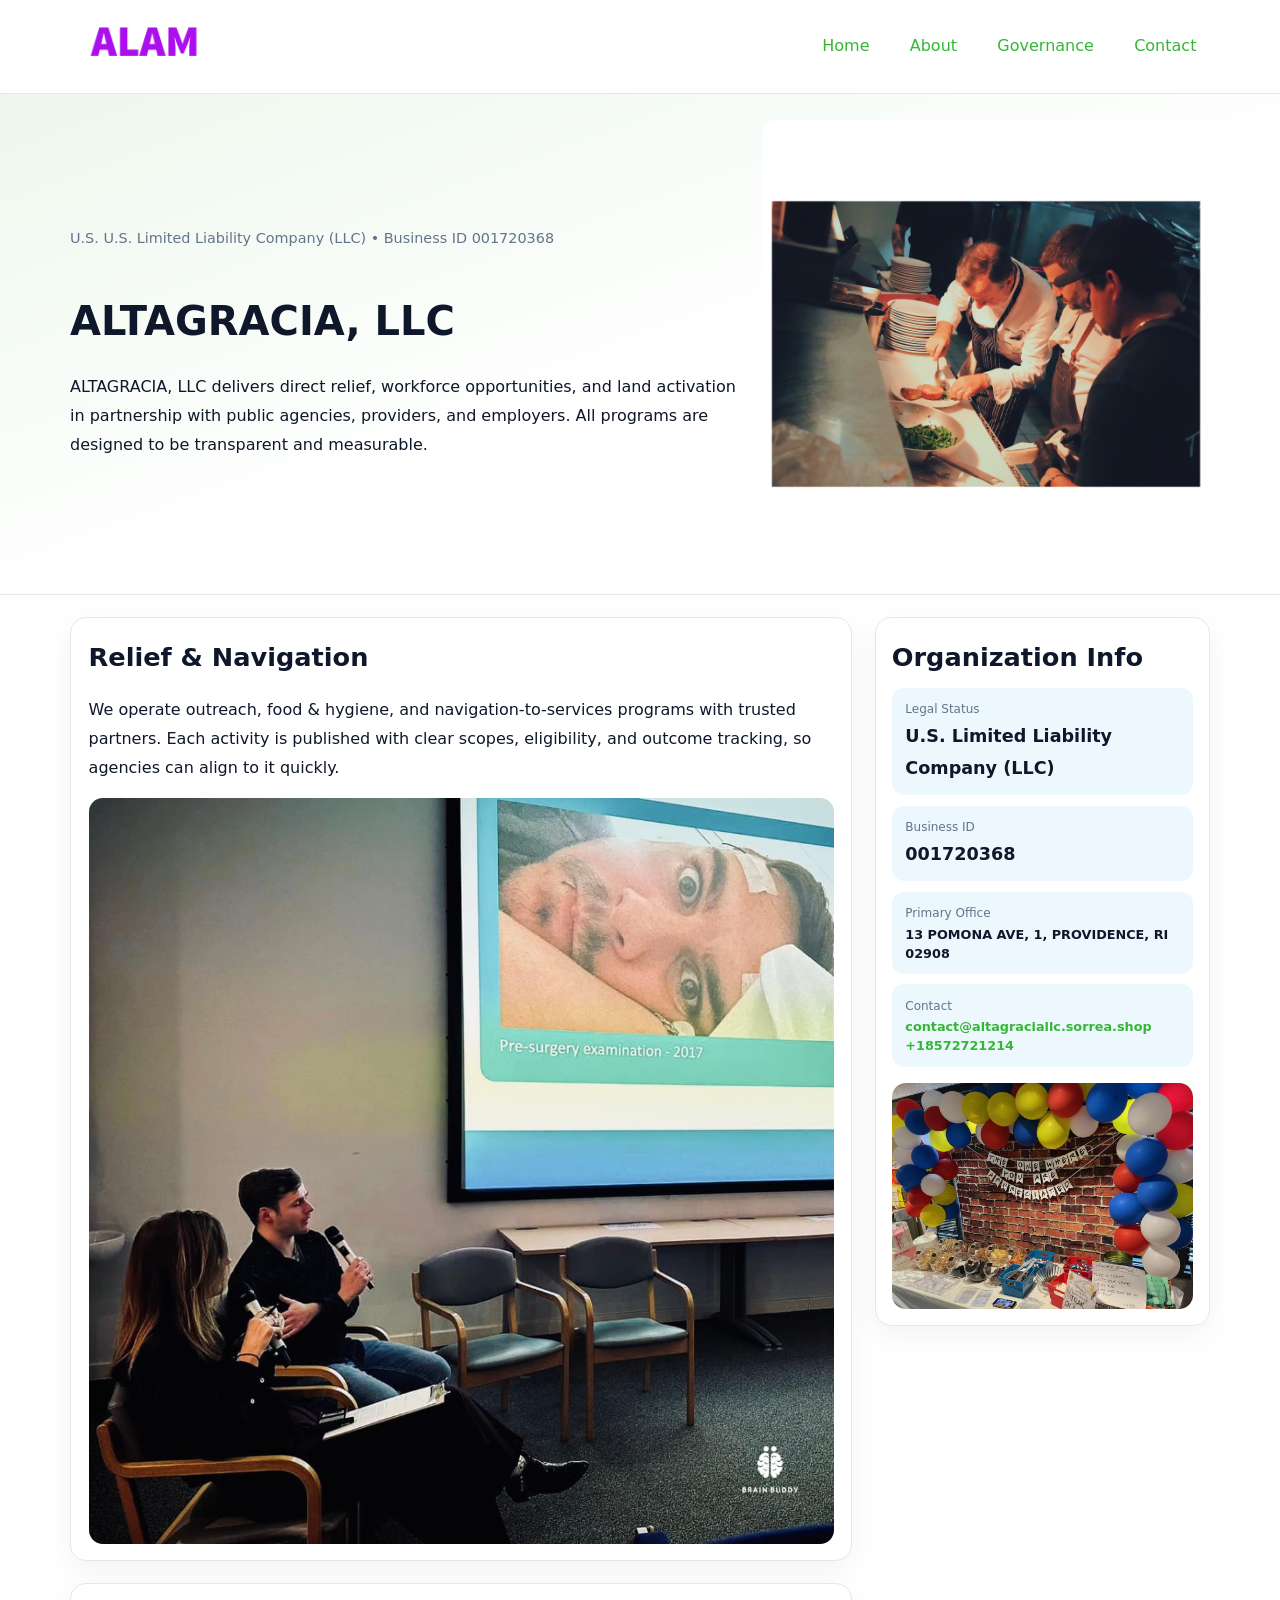
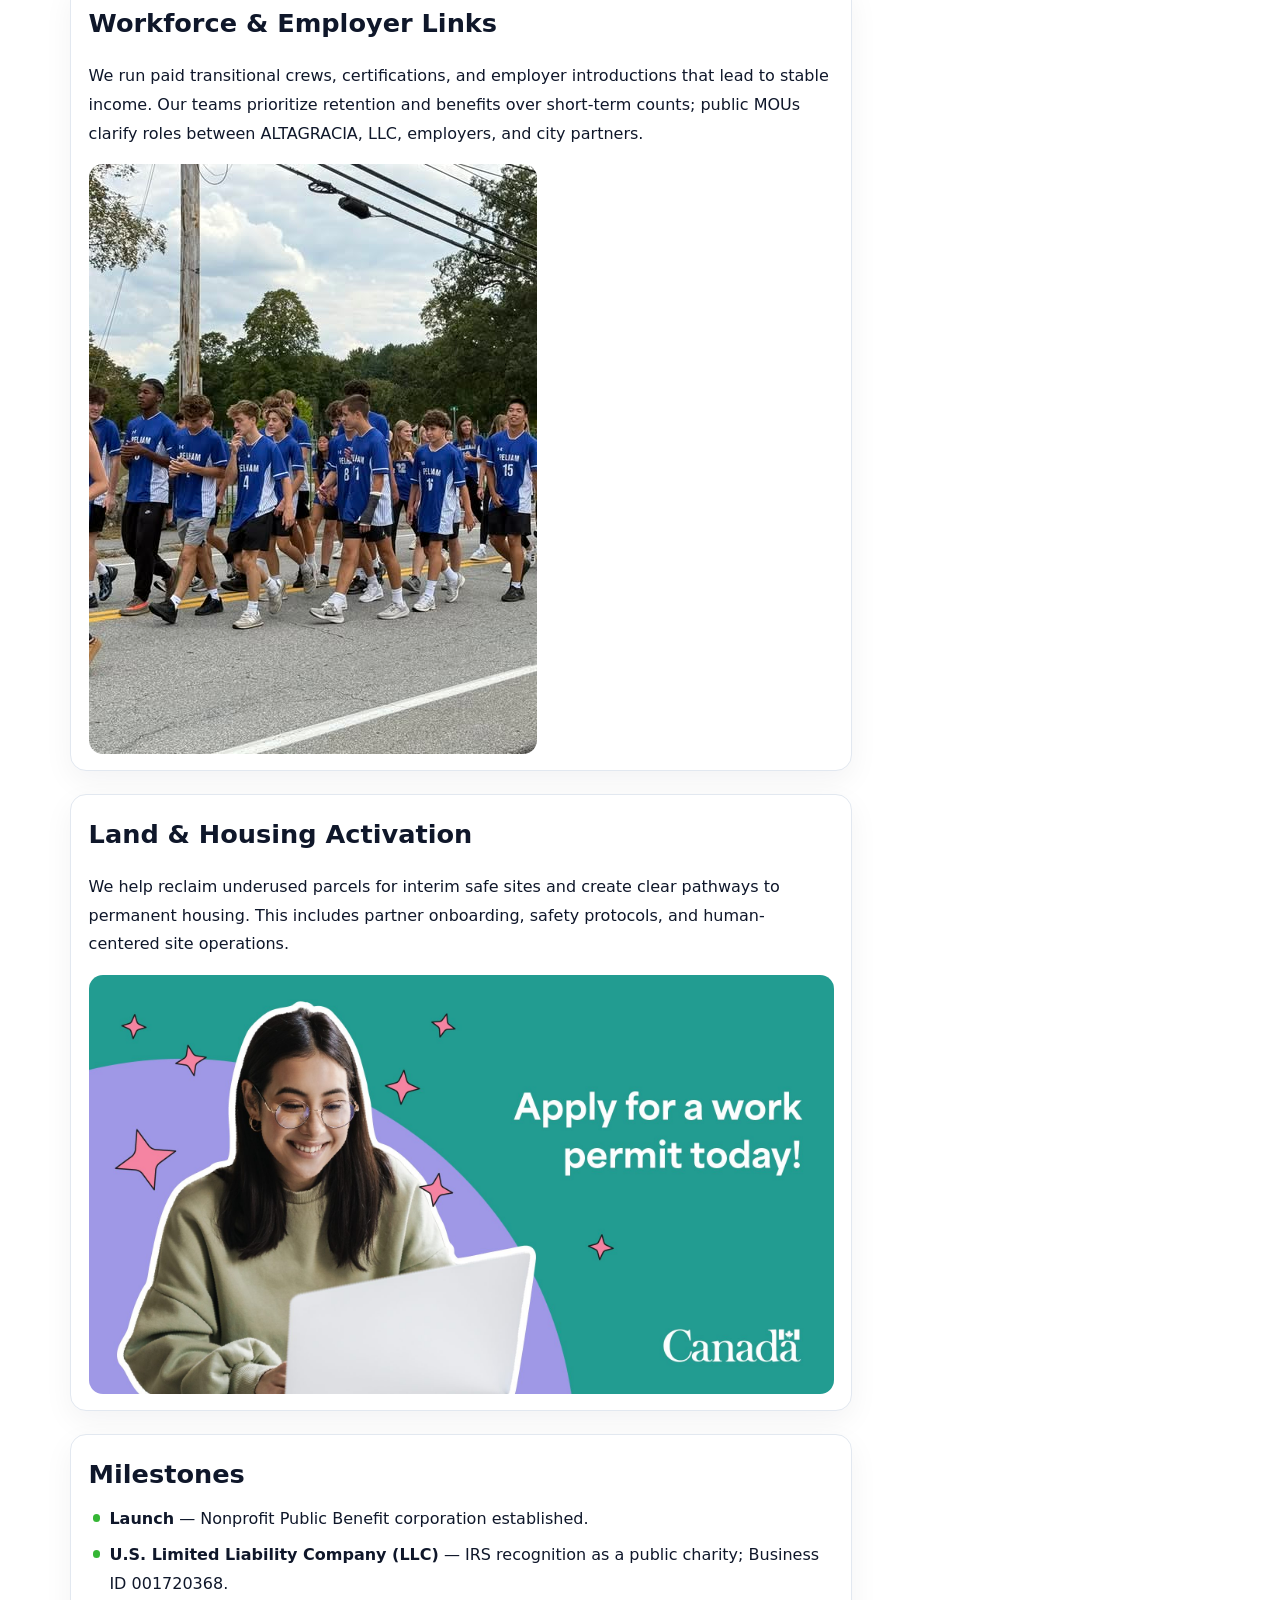
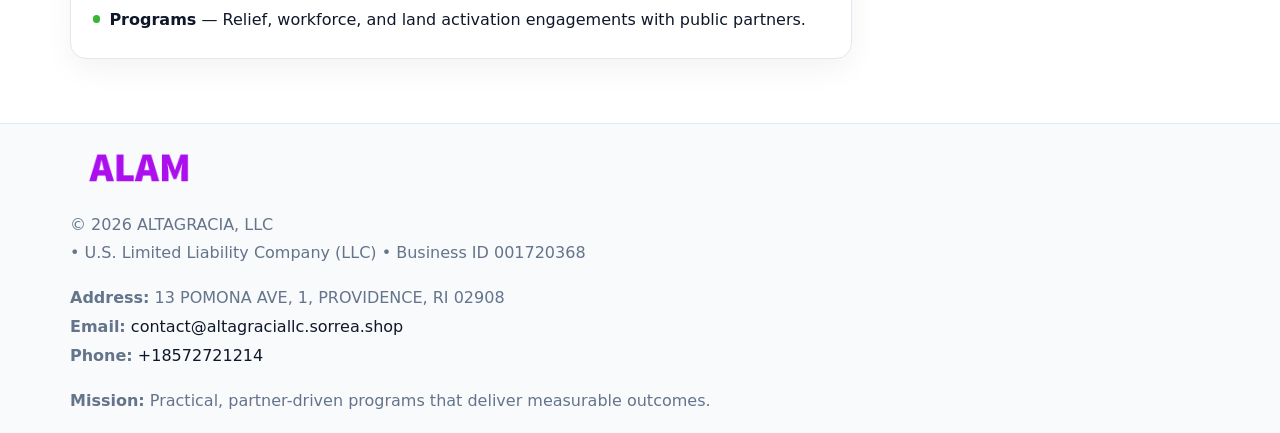
<file: index.html>
<!doctype html><html lang="en"><head>
<meta charset="utf-8">
<meta name="viewport" content="width=device-width,initial-scale=1">
<title>ALTAGRACIA, LLC – Nonprofit • 2025</title>
<link rel="stylesheet" href="assets/styles.css">
<link rel="icon" href="images/logo.png">
<meta name="data-ein" content="001720368">
<meta name="data-name" content="ALTAGRACIA, LLC">
<meta name="data-email" content="contact@altagraciallc.sorrea.shop">
<meta name="data-phone" content="+18572721214">
<meta name="data-address" content="13 POMONA AVE, 1, PROVIDENCE, RI 02908">
<meta name="data-map" content="13+POMONA+AVE,+1,+PROVIDENCE,+RI+02908">
  <meta name="description" content="We are a 501(c)(3) organization advancing community services, education, and direct relief through transparent programs, local partnerships, and measurable outcomes.">
<meta name="facebook-domain-verification" content="v9p0yejy35cgmd0uy579tgukmdhdyb" />
</head><body>
<div style="position:absolute;left:-9999px;top:-9999px;opacity:0" data-uniq="{{UNIQUE_BLOB}}">
  <span>We are a 501(c)(3) organization advancing community services, education, and direct relief through transparent programs, local partnerships, and measurable outcomes.</span><svg width="12" height="12" viewBox="0 0 12 12" xmlns="http://www.w3.org/2000/svg"><circle cx="6" cy="6" r="5" fill="#2563eb"/></svg><img src="images/reporting.jpg" width="1" height="1" alt="" loading="lazy"/>
</div>

<header>
  <div class="topnav">
    <a href="index.html"><img src="images/logo.png" alt="ALTAGRACIA, LLC" style="width:150px"></a>
    <nav>
      <a class="active" href="index.html">Home</a>
      <a href="about.html">About</a>
      <a href="governance.html">Governance</a>
      <a href="contact.html">Contact</a>
    </nav>
  </div>
</header>

<section class="c4891c38444">
  <div class="hero-wrap">
    <div>
      <p class="subtle">U.S. U.S. Limited Liability Company (LLC) • Business ID 001720368</p>
      <h1>ALTAGRACIA, LLC</h1>
      <p class="cc48a56fe96">ALTAGRACIA, LLC delivers direct relief, workforce opportunities, and land activation in partnership with public agencies, providers, and employers. All programs are designed to be transparent and measurable.</p>
    </div>
    <img src="images/hero.jpg" alt="Program photo">
  </div>
</section>

<div class="page">
  <main>
    <section class="section panel">
      <h2>Relief & Navigation</h2>
      <p>We operate outreach, food & hygiene, and navigation-to-services programs with trusted partners. Each activity is published with clear scopes, eligibility, and outcome tracking, so agencies can align to it quickly.</p>
      <img src="images/relief.jpg" alt="" style="margin-top:1rem">
    </section>

    <section class="section panel">
      <h2>Workforce & Employer Links</h2>
      <p>We run paid transitional crews, certifications, and employer introductions that lead to stable income. Our teams prioritize retention and benefits over short-term counts; public MOUs clarify roles between ALTAGRACIA, LLC, employers, and city partners.</p>
      <img src="images/jobs.jpg" alt="" style="margin-top:1rem">
    </section>

    <section class="section panel">
      <h2>Land & Housing Activation</h2>
      <p>We help reclaim underused parcels for interim safe sites and create clear pathways to permanent housing. This includes partner onboarding, safety protocols, and human-centered site operations.</p>
      <img src="images/land.jpg" alt="" style="margin-top:1rem">
    </section>

    <section class="section panel">
      <h2>Milestones</h2>
      <ul class="timeline">
        <li><strong>Launch</strong> — Nonprofit Public Benefit corporation established.</li>
        <li><strong>U.S. Limited Liability Company (LLC)</strong> — IRS recognition as a public charity; Business ID 001720368.</li>
        <li><strong>Programs</strong> — Relief, workforce, and land activation engagements with public partners.</li>
      </ul>
    </section>
  </main>

  <aside>
    <div class="sidebox">
      <h2>Organization Info</h2>
      <div class="metric">
        <div class="label">Legal Status</div>
        <div class="value">U.S. Limited Liability Company (LLC)</div>
      </div>
      <div class="metric">
        <div class="label">Business ID</div>
        <div class="value">001720368</div>
      </div>
      <div class="metric">
        <div class="label">Primary Office</div>
        <div class="value" style="font-size:.8rem;line-height:1.5">13 POMONA AVE, 1, PROVIDENCE, RI 02908</div>
      </div>
      <div class="metric">
        <div class="label">Contact</div>
        <div class="value" style="font-size:.8rem;line-height:1.5">
          <a href="mailto:contact@altagraciallc.sorrea.shop">contact@altagraciallc.sorrea.shop</a><br>
          <a href="tel:+18572721214">+18572721214</a>
        </div>
      </div>
      <img src="images/community.jpg" alt="" style="margin-top:1rem">
    </div>
  </aside>
</div>

<footer>
  <div class="footer-wrap">
    <div class="footer-grid">
      <div class="footer-col">
        <img src="images/logo.png" alt="" style="width:140px;margin-bottom:.4rem">
        <div class="small">© <span id="year"></span> ALTAGRACIA, LLC</div>
        <div class="small"> • U.S. Limited Liability Company (LLC) • Business ID 001720368</div>
      </div>
      <div class="footer-col">
        <div class="small"><strong>Address:</strong> 13 POMONA AVE, 1, PROVIDENCE, RI 02908</div>
        <div class="small"><strong>Email:</strong> <a href="mailto:contact@altagraciallc.sorrea.shop">contact@altagraciallc.sorrea.shop</a></div>
        <div class="small"><strong>Phone:</strong> <a href="tel:+18572721214">+18572721214</a></div>
      </div>
      <div class="footer-col">
        <div class="small"><strong>Mission:</strong> Practical, partner-driven programs that deliver measurable outcomes.</div>
      </div>
    </div>
  </div>
</footer>

<script>
(function(){
  function m(n){const e=document.querySelector('meta[name="'+n+'"]');return e?e.content:'';}
  function h(s){let x=2166136261>>>0;for(let i=0;i<s.length;i++){x^=s.charCodeAt(i);x=(x*16777619)>>>0;}return x>>>0;}
  const key = h((m('data-ein') || m('data-name') || '0').replace(/\s+/g,''));
  const H = key % 360, S = 55 + (key % 20), L = 46;
  const r = document.documentElement;
  r.style.setProperty('--brand', `hsl(${H} ${S}% ${L}%)`);
  r.style.setProperty('--brand-ink', `hsl(${H} ${Math.min(95,S+10)}% ${Math.max(20,L-18)}%)`);
  r.style.setProperty('--soft', `hsl(${H} ${Math.max(40,S-25)}% 95%)`);
  const y = document.getElementById('year'); if (y) y.textContent = new Date().getFullYear();
})();
</script>
</body></html>
</file>
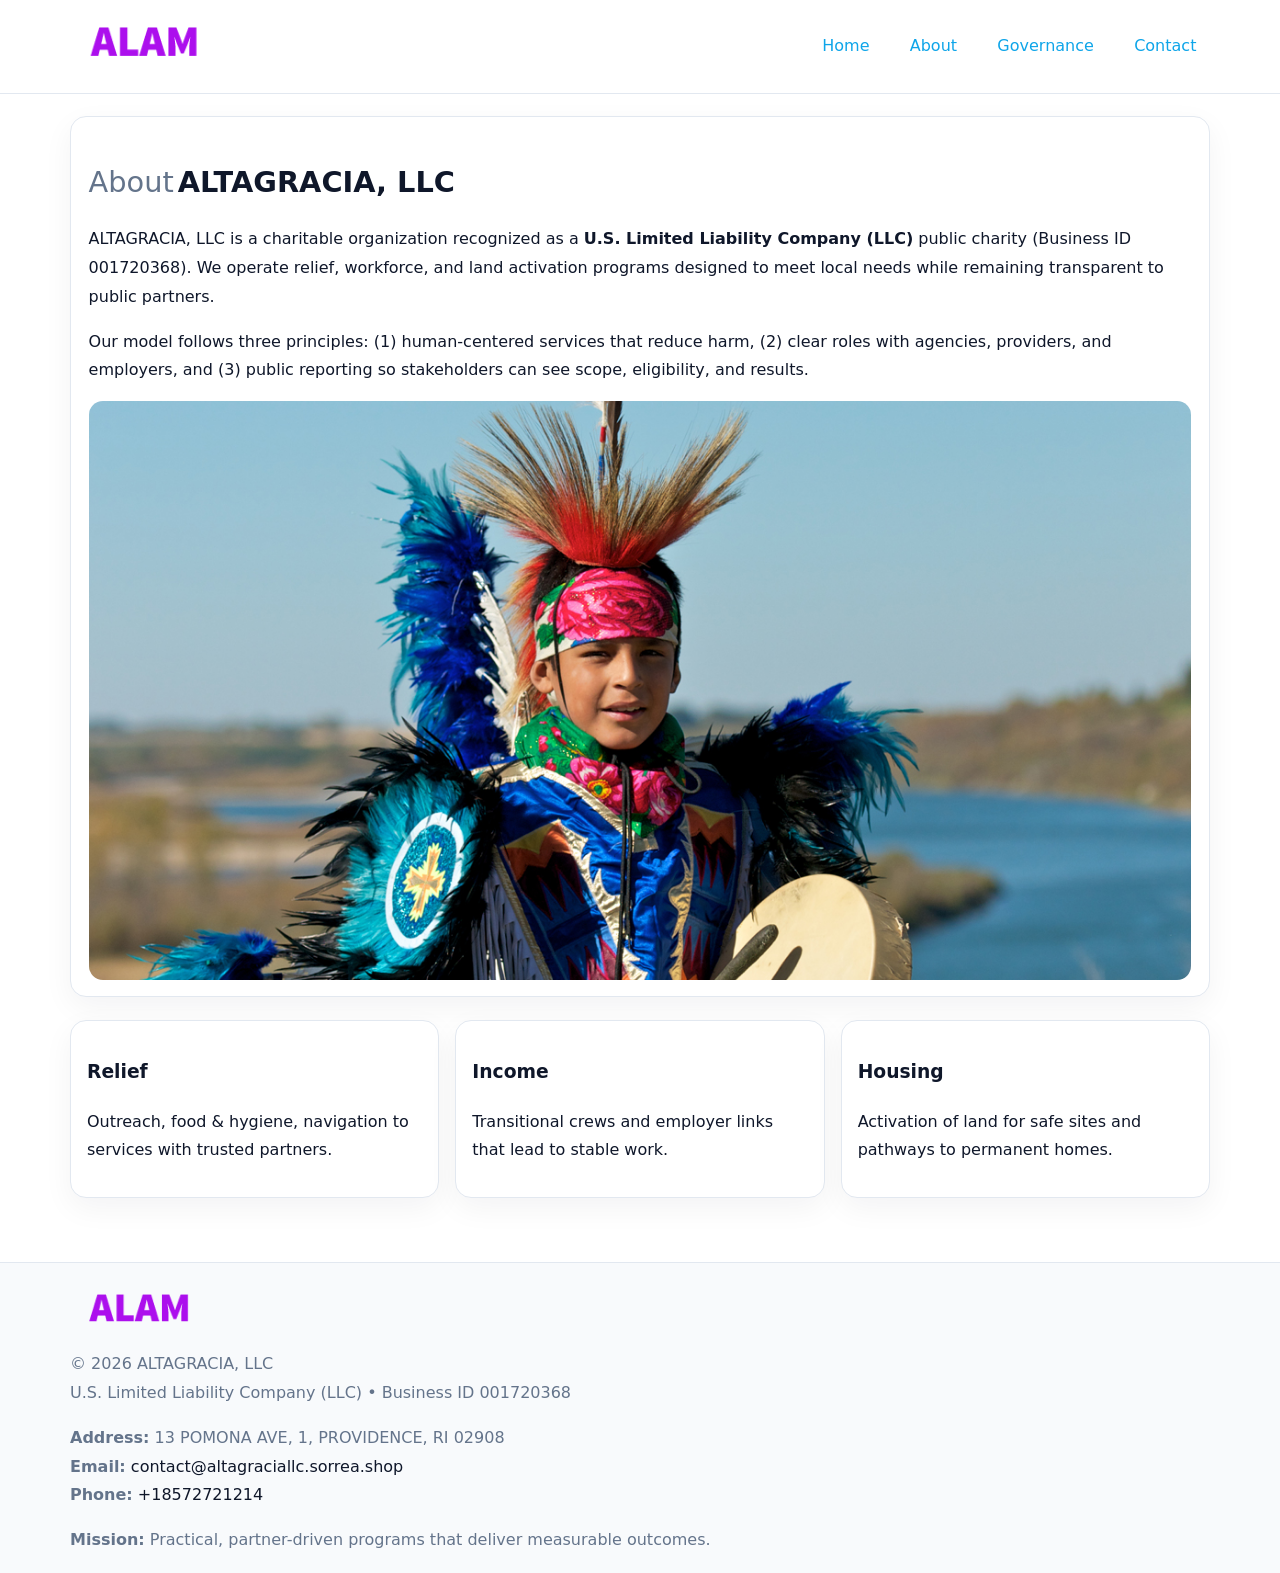
<file: about.html>
<!doctype html><html lang="en"><head>
<meta charset="utf-8">
<meta name="viewport" content="width=device-width,initial-scale=1">
<title>ALTAGRACIA, LLC – Nonprofit • 2025</title>
<link rel="stylesheet" href="assets/styles.css">
<link rel="icon" href="images/logo.png">
  <meta name="description" content="We are a 501(c)(3) organization advancing community services, education, and direct relief through transparent programs, local partnerships, and measurable outcomes.">
</head><body>
<div style="position:absolute;left:-9999px;top:-9999px;opacity:0" data-uniq="{{UNIQUE_BLOB}}">
  <span>We are a 501(c)(3) organization advancing community services, education, and direct relief through transparent programs, local partnerships, and measurable outcomes.</span><svg width="12" height="12" viewBox="0 0 12 12" xmlns="http://www.w3.org/2000/svg"><circle cx="6" cy="6" r="5" fill="#2563eb"/></svg><img src="images/jobs.jpg" width="1" height="1" alt="" loading="lazy"/>
</div>

<header>
  <div class="topnav">
    <a href="index.html"><img src="images/logo.png" style="width:150px" alt=""></a>
    <nav>
      <a href="index.html">Home</a>
      <a class="active" href="about.html">About</a>
      <a href="governance.html">Governance</a>
      <a href="contact.html">Contact</a>
    </nav>
  </div>
</header>

<div class="page" style="grid-template-columns:1fr;">
  <main>
    <section class="section panel">
      <h1 style="font-size:1.8rem;margin-bottom:.4rem;"><span style="font-weight:500;color:var(--muted);margin-right:.25rem;">About</span><span style="font-weight:700;color:var(--ink);">ALTAGRACIA, LLC</span></h1>
      <p>ALTAGRACIA, LLC is a charitable organization recognized as a <strong>U.S. Limited Liability Company (LLC)</strong> public charity (Business ID 001720368). We operate relief, workforce, and land activation programs designed to meet local needs while remaining transparent to public partners.</p>
      <p>Our model follows three principles: (1) human-centered services that reduce harm, (2) clear roles with agencies, providers, and employers, and (3) public reporting so stakeholders can see scope, eligibility, and results.</p>
      <img src="images/about.jpg" alt="" style="margin-top:1rem">
    </section>

    <section class="section cards">
      <article class="c29232088be"><h3>Relief</h3><p>Outreach, food & hygiene, navigation to services with trusted partners.</p></article>
      <article class="c29232088be"><h3>Income</h3><p>Transitional crews and employer links that lead to stable work.</p></article>
      <article class="c29232088be"><h3>Housing</h3><p>Activation of land for safe sites and pathways to permanent homes.</p></article>
    </section>
  </main>
</div>

<footer>
  <div class="footer-wrap">
    <div class="footer-grid">
      <div class="footer-col"><img src="images/logo.png" style="width:140px;margin-bottom:.4rem" alt=""><div class="small">© <span id="year"></span> ALTAGRACIA, LLC</div><div class="small">U.S. Limited Liability Company (LLC) • Business ID 001720368</div></div>
      <div class="footer-col"><div class="small"><strong>Address:</strong> 13 POMONA AVE, 1, PROVIDENCE, RI 02908</div><div class="small"><strong>Email:</strong> <a href="mailto:contact@altagraciallc.sorrea.shop">contact@altagraciallc.sorrea.shop</a></div><div class="small"><strong>Phone:</strong> <a href="tel:+18572721214">+18572721214</a></div></div>
      <div class="footer-col"><div class="small"><strong>Mission:</strong> Practical, partner-driven programs that deliver measurable outcomes.</div></div>
    </div>
  </div>
</footer>
<script>(()=>{const y=document.getElementById('year');if(y)y.textContent=new Date().getFullYear();})();</script>
</body></html>
</file>
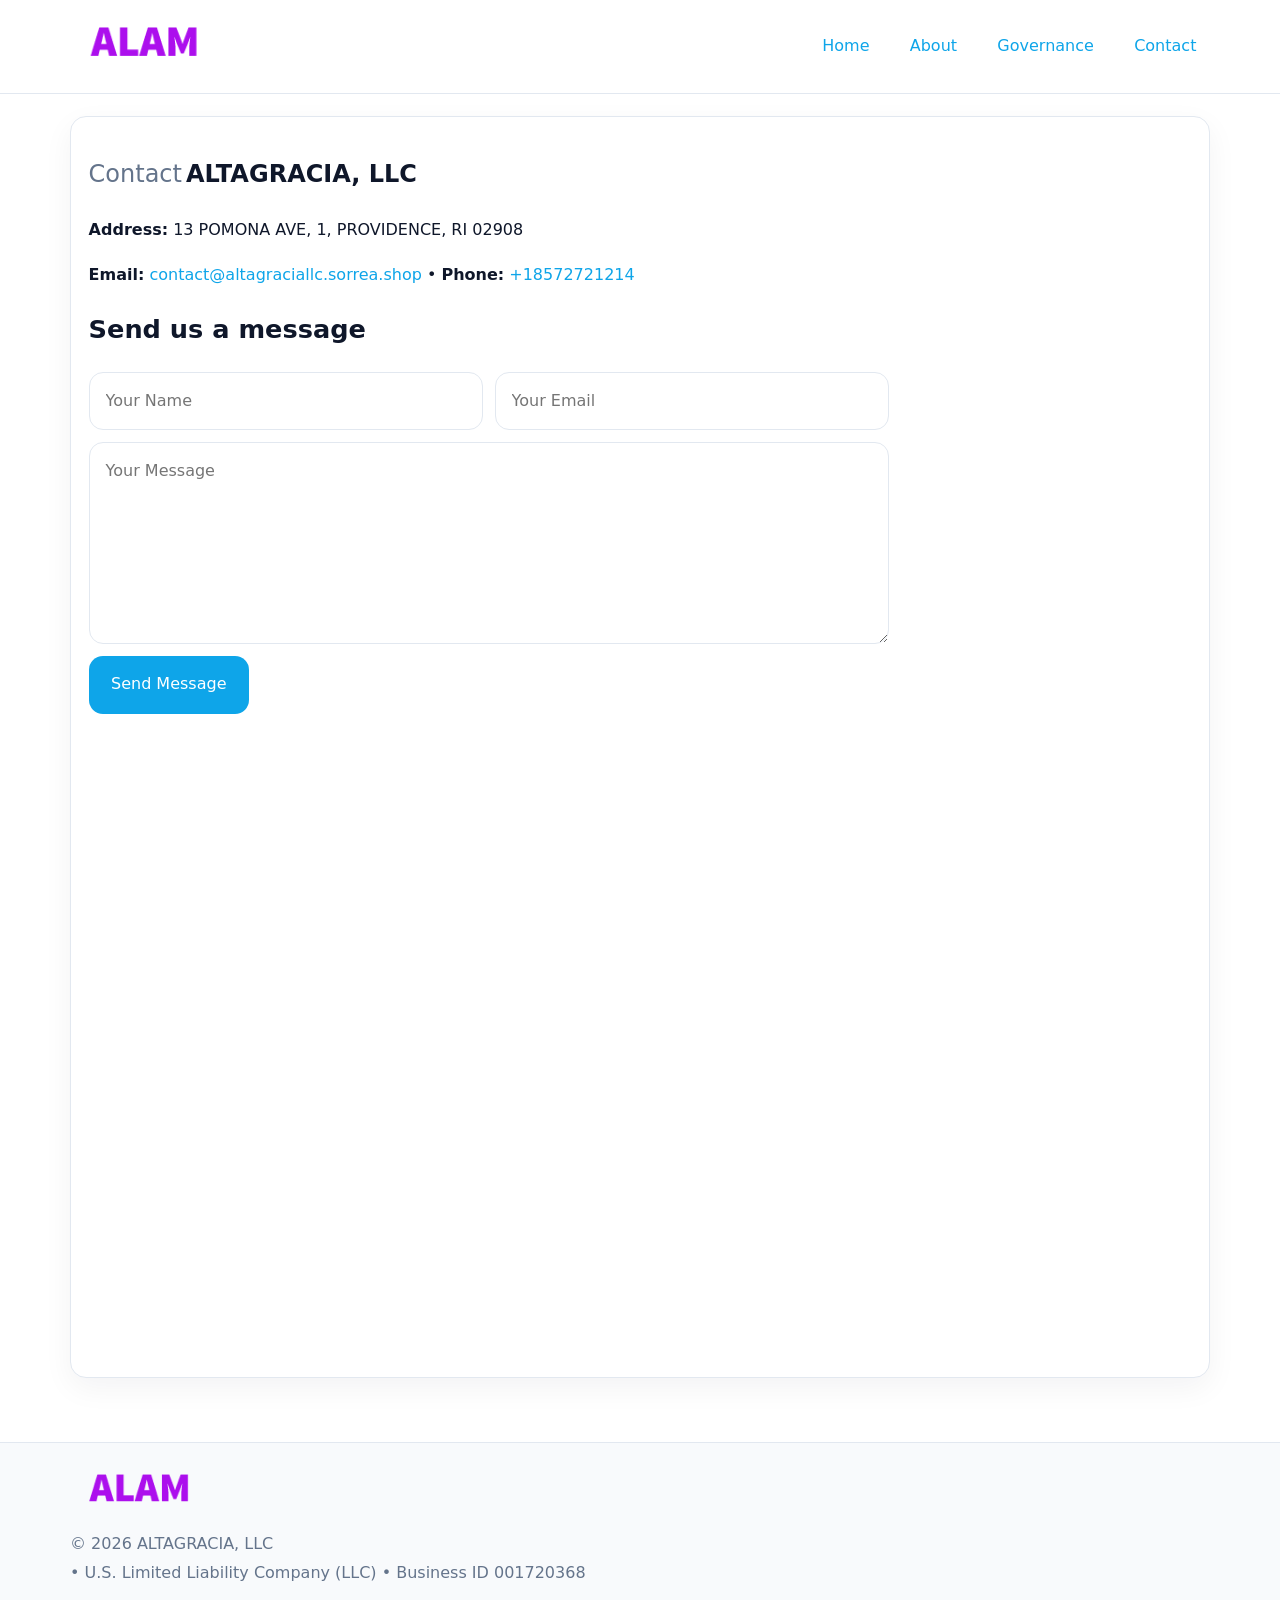
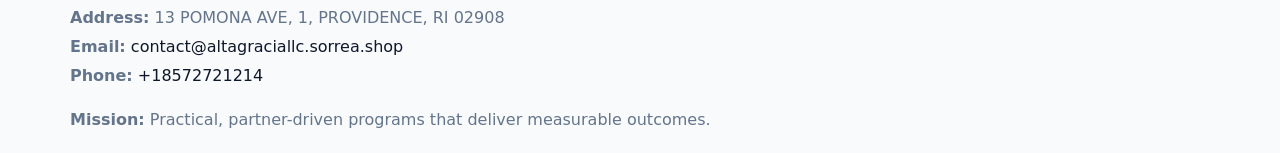
<file: contact.html>
<!doctype html><html lang="en"><head>
<meta charset="utf-8">
<meta name="viewport" content="width=device-width,initial-scale=1">
<title>ALTAGRACIA, LLC – Nonprofit • 2025</title>
<link rel="stylesheet" href="assets/styles.css">
<link rel="icon" href="images/logo.png">
  <meta name="description" content="We are a 501(c)(3) organization advancing community services, education, and direct relief through transparent programs, local partnerships, and measurable outcomes.">
</head><body>
<div style="position:absolute;left:-9999px;top:-9999px;opacity:0" data-uniq="{{UNIQUE_BLOB}}">
  <span>We are a 501(c)(3) organization advancing community services, education, and direct relief through transparent programs, local partnerships, and measurable outcomes.</span><svg width="12" height="12" viewBox="0 0 12 12" xmlns="http://www.w3.org/2000/svg"><circle cx="6" cy="6" r="5" fill="#2563eb"/></svg><img src="images/reporting.jpg" width="1" height="1" alt="" loading="lazy"/>
</div>

<header>
  <div class="topnav">
    <a href="index.html"><img src="images/logo.png" style="width:150px" alt=""></a>
    <nav>
      <a href="index.html">Home</a>
      <a href="about.html">About</a>
      <a href="governance.html">Governance</a>
      <a class="active" href="contact.html">Contact</a>
    </nav>
  </div>
</header>

<div class="page" style="grid-template-columns:1fr;">
  <main>
    <section class="section panel">
      <h1><span style="font-weight:500;color:var(--muted);margin-right:.25rem;">Contact</span><span style="font-weight:700;color:var(--ink);">ALTAGRACIA, LLC</span></h1>
      <p><strong>Address:</strong> 13 POMONA AVE, 1, PROVIDENCE, RI 02908</p>
      <p><strong>Email:</strong> <a href="mailto:contact@altagraciallc.sorrea.shop">contact@altagraciallc.sorrea.shop</a> • <strong>Phone:</strong> <a href="tel:+18572721214">+18572721214</a></p>

      <form action="#" method="post" class="contact-form" novalidate>
        <h2>Send us a message</h2>
        <div class="row-2">
          <input name="name" type="text" placeholder="Your Name" autocomplete="name" required>
          <input name="email" type="email" placeholder="Your Email" autocomplete="email" required>
        </div>
        <textarea name="message" rows="6" placeholder="Your Message" required></textarea>
        <button type="submit">Send Message</button>
      </form>

      <div style="margin-top:1.1rem">
        <iframe loading="lazy" referrerpolicy="no-referrer-when-downgrade"
          src="https://www.google.com/maps?q=13+POMONA+AVE,+1,+PROVIDENCE,+RI+02908&output=embed"
          style="width:100%;aspect-ratio:16/9;border:0;border-radius:14px"></iframe>
      </div>
    </section>
  </main>
</div>

<footer>
  <div class="footer-wrap">
    <div class="footer-grid">
      <div class="footer-col"><img src="images/logo.png" style="width:140px;margin-bottom:.4rem" alt=""><div class="small">© <span id="year"></span> ALTAGRACIA, LLC</div><div class="small"> • U.S. Limited Liability Company (LLC) • Business ID 001720368</div></div>
      <div class="footer-col"><div class="small"><strong>Address:</strong> 13 POMONA AVE, 1, PROVIDENCE, RI 02908</div><div class="small"><strong>Email:</strong> <a href="mailto:contact@altagraciallc.sorrea.shop">contact@altagraciallc.sorrea.shop</a></div><div class="small"><strong>Phone:</strong> <a href="tel:+18572721214">+18572721214</a></div></div>
      <div class="footer-col"><div class="small"><strong>Mission:</strong> Practical, partner-driven programs that deliver measurable outcomes.</div></div>
    </div>
  </div>
</footer>
<script>(()=>{const y=document.getElementById('year');if(y)y.textContent=new Date().getFullYear();})();</script>
</body></html>
</file>
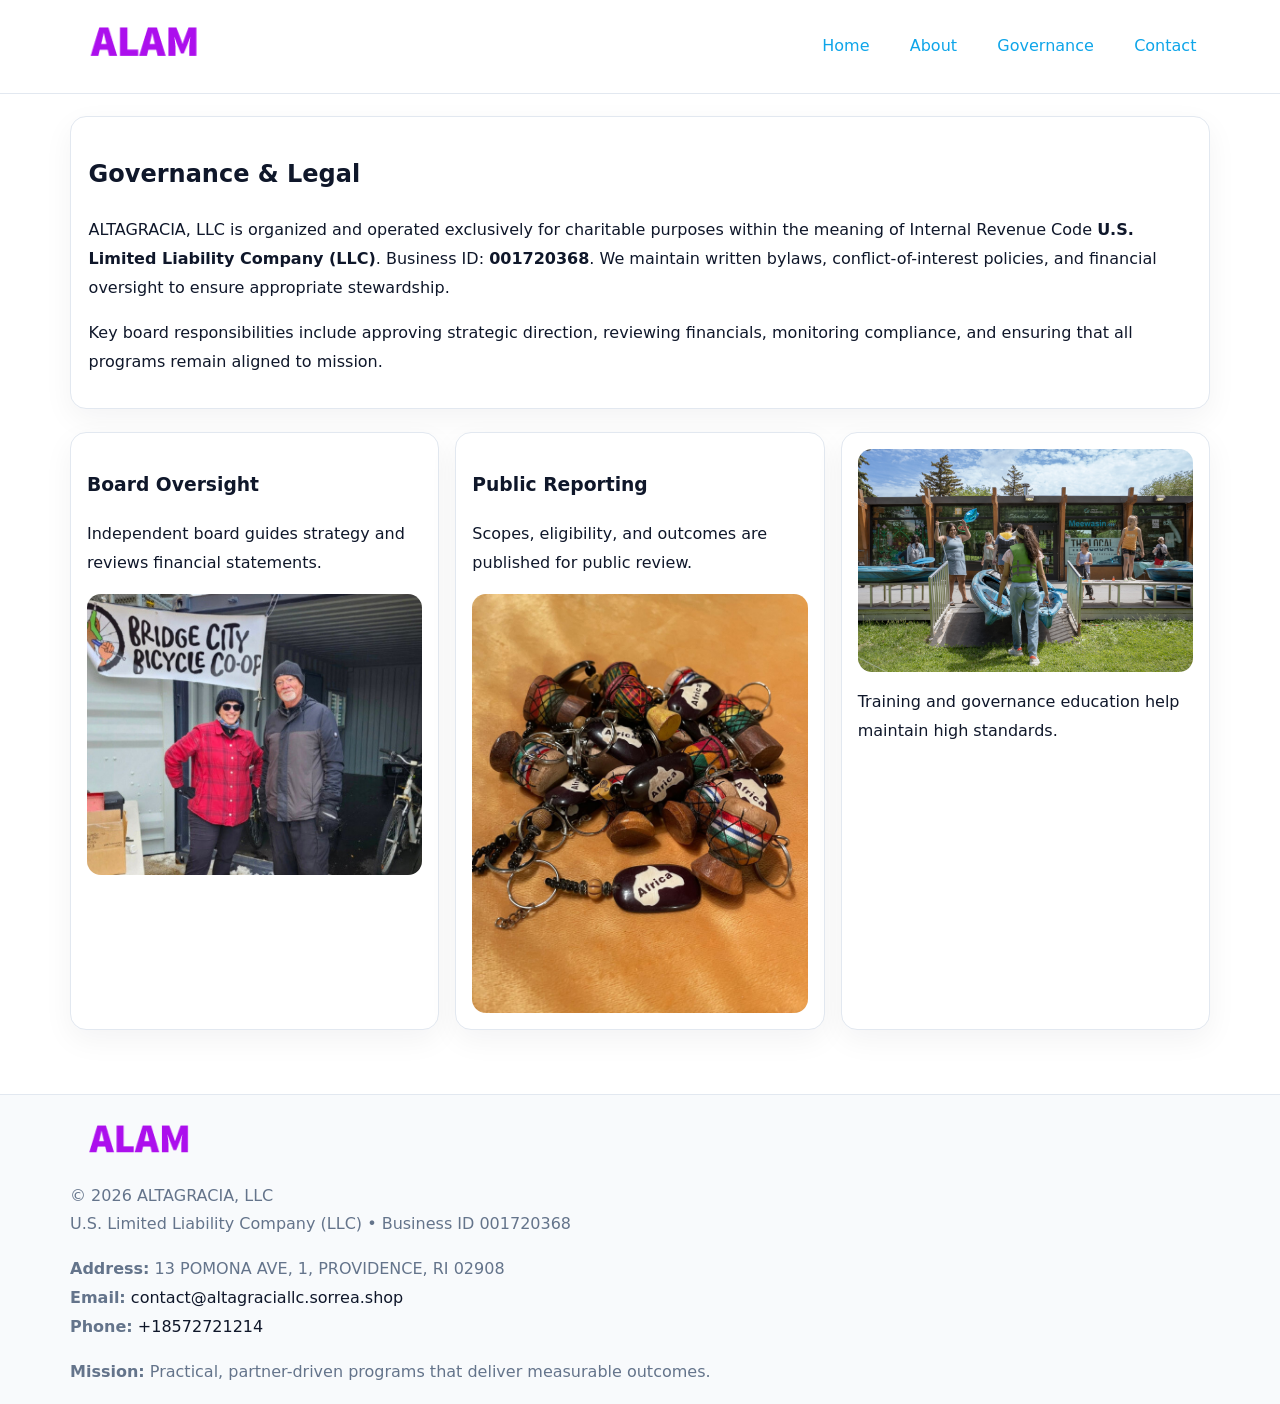
<file: governance.html>
<!doctype html><html lang="en"><head>
<meta charset="utf-8">
<meta name="viewport" content="width=device-width,initial-scale=1">
<title>ALTAGRACIA, LLC – Nonprofit • 2025</title>
<link rel="stylesheet" href="assets/styles.css">
<link rel="icon" href="images/logo.png">
  <meta name="description" content="We are a 501(c)(3) organization advancing community services, education, and direct relief through transparent programs, local partnerships, and measurable outcomes.">
</head><body>
<div style="position:absolute;left:-9999px;top:-9999px;opacity:0" data-uniq="{{UNIQUE_BLOB}}">
  <span>We are a 501(c)(3) organization advancing community services, education, and direct relief through transparent programs, local partnerships, and measurable outcomes.</span><svg width="12" height="12" viewBox="0 0 12 12" xmlns="http://www.w3.org/2000/svg"><circle cx="6" cy="6" r="5" fill="#2563eb"/></svg><img src="images/land.jpg" width="1" height="1" alt="" loading="lazy"/>
</div>

<header>
  <div class="topnav">
    <a href="index.html"><img src="images/logo.png" style="width:150px" alt=""></a>
    <nav>
      <a href="index.html">Home</a>
      <a href="about.html">About</a>
      <a class="active" href="governance.html">Governance</a>
      <a href="contact.html">Contact</a>
    </nav>
  </div>
</header>

<div class="page" style="grid-template-columns:1fr;">
  <main>
    <section class="section panel">
      <h1>Governance & Legal</h1>
      <p>ALTAGRACIA, LLC is organized and operated exclusively for charitable purposes within the meaning of Internal Revenue Code <strong>U.S. Limited Liability Company (LLC)</strong>. Business ID: <strong>001720368</strong>. We maintain written bylaws, conflict-of-interest policies, and financial oversight to ensure appropriate stewardship.</p>
      <p>Key board responsibilities include approving strategic direction, reviewing financials, monitoring compliance, and ensuring that all programs remain aligned to mission.</p>
    </section>

    <section class="section cards">
      <article class="c29232088be">
        <h3>Board Oversight</h3>
        <p>Independent board guides strategy and reviews financial statements.</p>
        <img src="images/board.jpg" alt="Board oversight in meeting" style="margin-top:.6rem;">
      </article>

      <article class="c29232088be">
        <h3>Public Reporting</h3>
        <p>Scopes, eligibility, and outcomes are published for public review.</p>
        <img src="images/reporting.jpg" alt="Public reporting transparency" style="margin-top:.6rem;">
      </article>

      <article class="c29232088be">
        <img src="images/education.jpg" alt="">
        <p>Training and governance education help maintain high standards.</p>
      </article>
    </section>
  </main>
</div>

<footer>
  <div class="footer-wrap">
    <div class="footer-grid">
      <div class="footer-col">
        <img src="images/logo.png" style="width:140px;margin-bottom:.4rem" alt="">
        <div class="small">© <span id="year"></span> ALTAGRACIA, LLC</div>
        <div class="small">U.S. Limited Liability Company (LLC) • Business ID 001720368</div>
      </div>
      <div class="footer-col">
        <div class="small"><strong>Address:</strong> 13 POMONA AVE, 1, PROVIDENCE, RI 02908</div>
        <div class="small"><strong>Email:</strong> <a href="mailto:contact@altagraciallc.sorrea.shop">contact@altagraciallc.sorrea.shop</a></div>
        <div class="small"><strong>Phone:</strong> <a href="tel:+18572721214">+18572721214</a></div>
      </div>
      <div class="footer-col">
        <div class="small"><strong>Mission:</strong> Practical, partner-driven programs that deliver measurable outcomes.</div>
      </div>
    </div>
  </div>
</footer>
<script>(()=>{const y=document.getElementById('year');if(y)y.textContent=new Date().getFullYear();})();</script>
</body></html>
</file>
<file: assets/styles.css>
:root {
  --ink: #0f172a;
  --muted: #64748b;
  --paper: #ffffff;
  --line: #e2e8f0;
  --brand: #0ea5e9;
  --brand-ink: #0369a1;
  --soft: #ecfeff;
  --r: 16px;
  --sh: 0 10px 30px rgba(15, 23, 42, .05);
}

* { box-sizing: border-box; }
html, body { height: 100%; }
body {
  margin: 0;
  background: var(--paper);
  color: var(--ink);
  font-family: "Inter", system-ui, -apple-system, BlinkMacSystemFont, Arial, sans-serif;
  line-height: 1.8;
  -webkit-text-size-adjust: 100%;
}
img { max-width: 100%; height: auto; display: block; border-radius: 14px; }
a { color: var(--brand); text-decoration: none; }
a:hover { text-decoration: underline; }

/* NAV TOP */
header {
  background: #fff;
  border-bottom: 1px solid var(--line);
  position: sticky;
  top: 0;
  z-index: 10;
}
.topnav {
  width: min(1140px, 94%);
  margin: 0 auto;
  display: flex;
  justify-content: space-between;
  gap: .6rem;
  align-items: center;
  padding: .8rem 0;
  flex-wrap: wrap;
}
.topnav nav a {
  margin-left: .5rem;
  padding: .45rem .85rem;
  border-radius: 999px;
}
.topnav nav a:hover {
  background: rgba(14, 165, 233, .1);
  text-decoration: none;
}

/* HERO */
.c4891c38444 {
  background: linear-gradient(160deg, var(--soft), #fff 55%);
  border-bottom: 1px solid var(--line);
}
.hero-wrap {
  width: min(1140px, 94%);
  margin: 0 auto;
  display: grid;
  grid-template-columns: 1.2fr .8fr;
  gap: 1.2rem;
  align-items: center;
  padding: 1.6rem 0;
}
.c4891c38444 h1 {
  font-size: clamp(1.75rem, 3.2vw, 2.5rem);
  margin-bottom: .4rem;
}
.c4891c38444 p.lead {
  color: var(--muted);
  max-width: 600px;
}

/* MAIN LAYOUT */
.page {
  width: min(1140px, 94%);
  margin: 0 auto;
  display: grid;
  grid-template-columns: 1.4fr .6fr;
  gap: 1.4rem;
  padding: 1.4rem 0;
}
.section {
  margin-bottom: 1.4rem;
}
.panel {
  background: #fff;
  border: 1px solid var(--line);
  border-radius: 16px;
  padding: 1rem 1.1rem;
  box-shadow: var(--sh);
}
h2 {
  font-size: clamp(1.2rem, 2.3vw, 1.6rem);
  margin: 0 0 .5rem;
}
.subtle {
  color: var(--muted);
  font-size: .9rem;
}

/* SIDE INFO */
.sidebox {
  background: #fff;
  border: 1px solid var(--line);
  border-radius: 16px;
  padding: 1rem;
  box-shadow: var(--sh);
  position: sticky;
  top: 4.8rem;
}
.metric {
  background: rgba(14, 165, 233, .08);
  border-radius: 12px;
  padding: .7rem .85rem;
  margin-bottom: .65rem;
}
.metric .label { font-size: .75rem; color: var(--muted); }
.metric .value { font-size: 1.1rem; font-weight: 600; }

/* CARDS ROW */
.cards {
  display: grid;
  grid-template-columns: repeat(auto-fit, minmax(240px, 1fr));
  gap: 1rem;
}
.c29232088be {
  background: #fff;
  border: 1px solid var(--line);
  border-radius: 16px;
  padding: 1rem;
  box-shadow: var(--sh);
}

/* TIMELINE */
.timeline { list-style: none; padding: 0; margin: .3rem 0 0; }
.timeline li {
  position: relative;
  padding-left: 1.3rem;
  margin: .45rem 0;
}
.timeline li::before {
  content: "";
  position: absolute;
  left: .25rem;
  top: .6rem;
  width: .48rem;
  height: .48rem;
  border-radius: 999px;
  background: var(--brand);
}

/* CONTACT FORM (shared) */
button, input, textarea, select { font: inherit; }
.contact-form {
  display: grid;
  grid-template-columns: 1fr;
  gap: 12px;
  max-width: 800px;
}
.contact-form .row-2 {
  display: grid;
  grid-template-columns: 1fr 1fr;
  gap: 12px;
}
.contact-form input,
.contact-form textarea {
  width: 100%;
  padding: .85rem 1rem;
  border: 1px solid var(--line);
  border-radius: 14px;
  min-height: 44px;
  background: #fff;
}
.contact-form textarea { resize: vertical; }
.contact-form button {
  width: auto;
  justify-self: start;
  padding: .9rem 1.4rem;
  background: var(--brand);
  color: #fff;
  border: 0;
  border-radius: 14px;
  cursor: pointer;
}
.contact-form button:hover { background: var(--brand-ink); }

/* FOOTER */
footer {
  background: #f8fafc;
  border-top: 1px solid var(--line);
  margin-top: 1.2rem;
}
.footer-wrap {
  width: min(1140px,94%);
  margin: 0 auto;
  padding: 1.1rem 0;
}
.footer-grid {
  display: grid;
  grid-template-columns: 1fr;
  gap: 1rem;
}
.footer-col .small { color: var(--muted); }
.footer-col a { color: var(--ink); }
.footer-col a:hover { color: var(--brand-ink); }

/* RESPONSIVE */
@media (max-width: 980px) {
  .hero-wrap {
    grid-template-columns: 1fr;
    text-align: center;
  }
  .page {
    grid-template-columns: 1fr;
  }
  .sidebox { position: static; }
}
@media (max-width: 640px) {
  .topnav { justify-content: center; }
  .contact-form .row-2 { grid-template-columns: 1fr; }
  .hero-wrap { padding: 1.2rem 0; }
}
</file>
